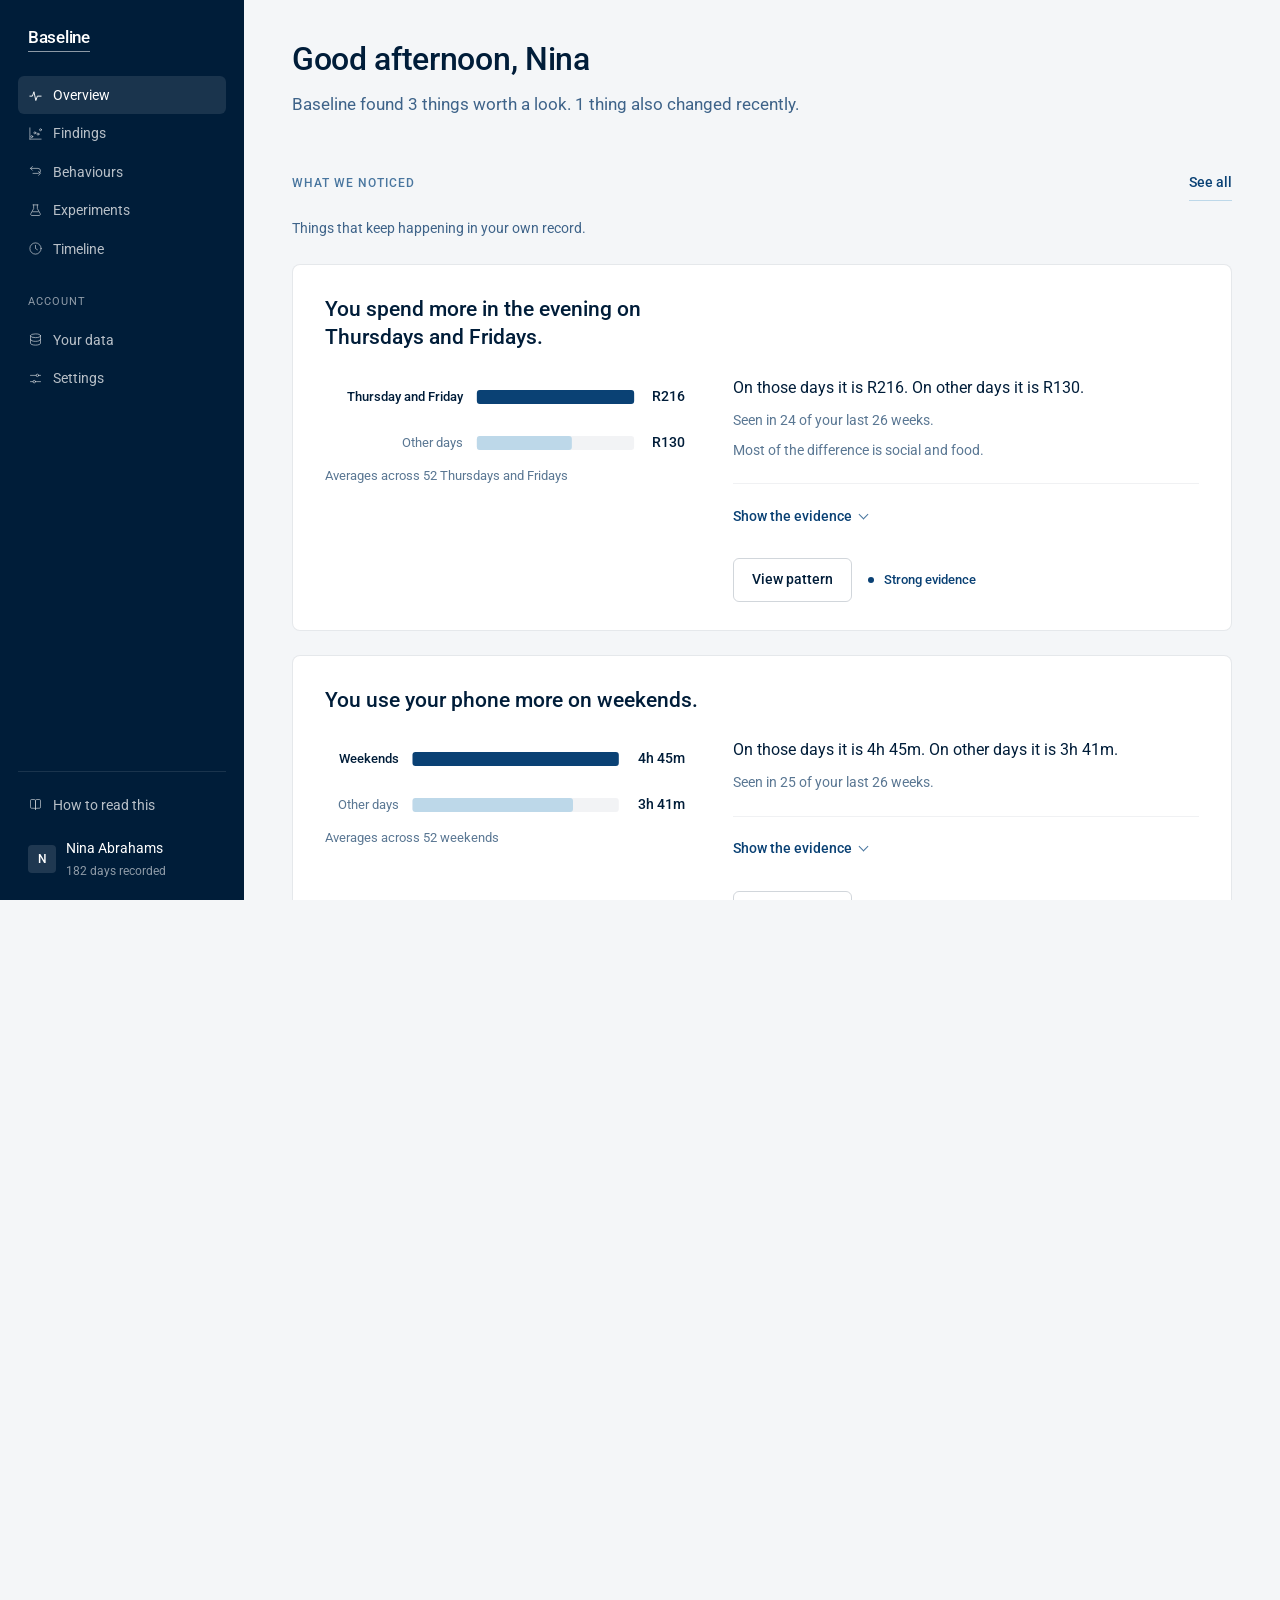
<file: index.html>
<!DOCTYPE html>
<html lang="en-ZA">
<head>
<meta charset="utf-8">
<meta name="viewport" content="width=device-width, initial-scale=1, viewport-fit=cover">
<title>Baseline</title>
<meta name="description" content="Baseline. A personal instrument for understanding your own behaviour.">
<meta name="theme-color" content="#001D39">
<link rel="icon" href="assets/favicon.svg" type="image/svg+xml">
<link rel="preconnect" href="https://fonts.googleapis.com">
<link rel="preconnect" href="https://fonts.gstatic.com" crossorigin>
<link href="https://fonts.googleapis.com/css2?family=Roboto:wght@400;500;700&display=swap" rel="stylesheet">
<link rel="stylesheet" href="css/tokens.css">
<link rel="stylesheet" href="css/base.css">
<link rel="stylesheet" href="css/components.css">
<link rel="stylesheet" href="css/responsive.css">
</head>
<body>
<a class="sr-only" href="#view">Skip to content</a>

<div class="app" id="app">
  <!-- navigation is inserted here -->
  <div class="workspace" id="workspace">
    <main class="view" id="view" tabindex="-1"></main>
  </div>
</div>

<script src="js/data.js"></script>
<script src="js/analysis.js"></script>
<script src="js/patterns.js"></script>
<script src="js/charts.js"></script>
<script src="js/stats.js"></script>
<script src="js/explain.js"></script>
<script src="js/experiments.js"></script>
<script src="js/ui.js"></script>
<script src="js/views/overview.js"></script>
<script src="js/views/patterns.js"></script>
<script src="js/views/pattern.js"></script>
<script src="js/views/habits.js"></script>
<script src="js/views/experiments.js"></script>
<script src="js/views/timeline.js"></script>
<script src="js/views/data.js"></script>
<script src="js/views/settings.js"></script>
<script src="js/views/guide.js"></script>
<script src="js/app.js"></script>
</body>
</html>
</file>
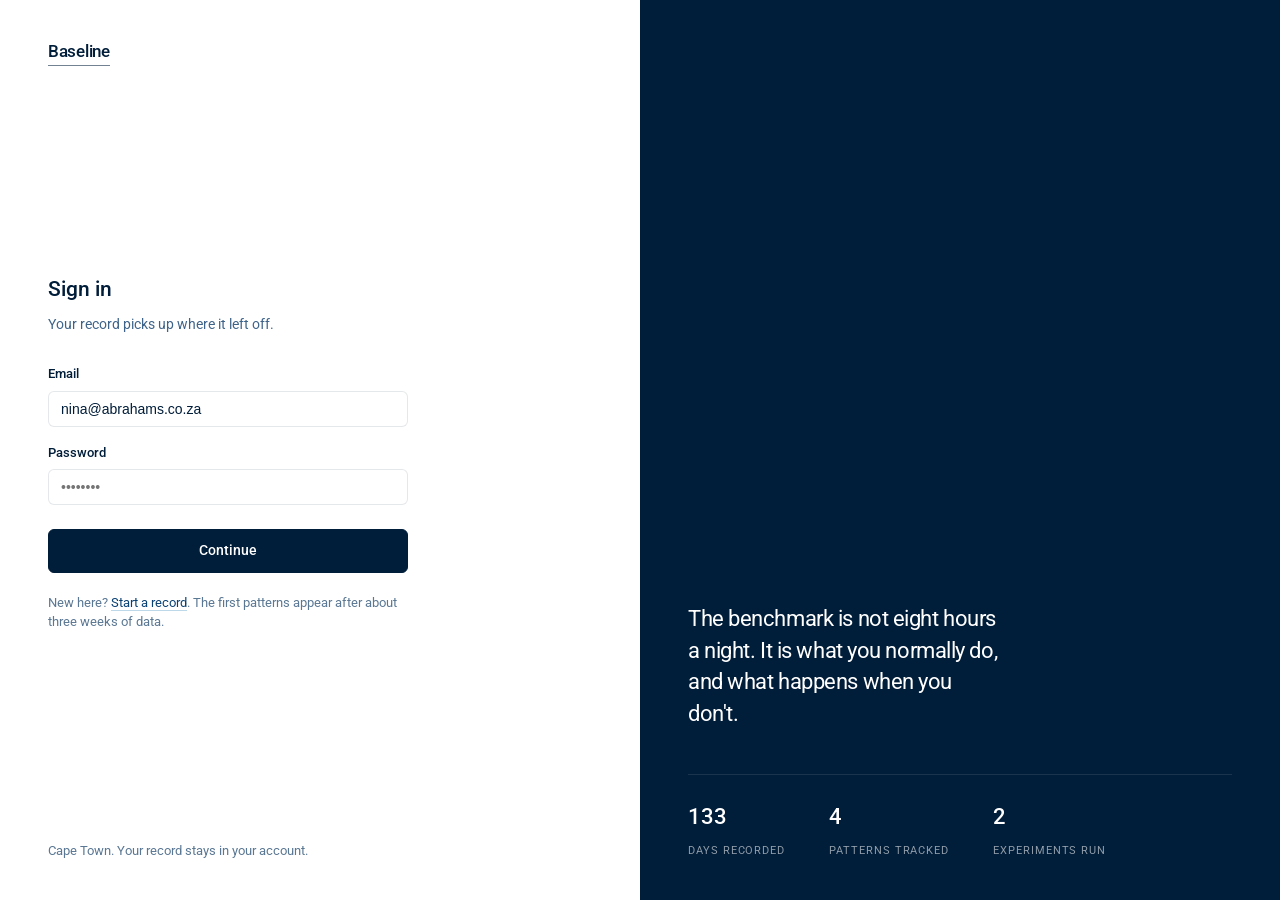
<file: login.html>
<!DOCTYPE html>
<html lang="en-ZA">
<head>
<meta charset="utf-8">
<meta name="viewport" content="width=device-width, initial-scale=1, viewport-fit=cover">
<title>Sign in to Baseline</title>
<meta name="theme-color" content="#001D39">
<link rel="icon" href="assets/favicon.svg" type="image/svg+xml">
<link rel="preconnect" href="https://fonts.googleapis.com">
<link rel="preconnect" href="https://fonts.gstatic.com" crossorigin>
<link href="https://fonts.googleapis.com/css2?family=Roboto:wght@400;500;700&display=swap" rel="stylesheet">
<link rel="stylesheet" href="css/tokens.css">
<link rel="stylesheet" href="css/base.css">
<link rel="stylesheet" href="css/components.css">
<link rel="stylesheet" href="css/responsive.css">
<style>
  body { background: var(--surface); }
  .auth { display: grid; grid-template-columns: 1fr 1fr; min-height: 100vh; }
  .auth__form { display: flex; flex-direction: column; justify-content: space-between; padding: 40px 48px; }
  .auth__inner { max-width: 360px; width: 100%; margin: auto 0; }
  .auth__aside {
    background: var(--surface-ink); color: #fff;
    padding: 40px 48px; display: flex; flex-direction: column; justify-content: flex-end;
  }
  .auth__quote { font-size: 22px; line-height: 1.45; letter-spacing: -0.02em; font-weight: 400; max-width: 26ch; }
  .auth__stat { display: flex; gap: 44px; margin-top: 44px; padding-top: 24px; border-top: 1px solid var(--line-ink); }
  .auth__stat div span { display: block; }
  .auth__statv { font-size: 22px; font-weight: 500; font-variant-numeric: tabular-nums; }
  .auth__statl { font-size: 11px; letter-spacing: 0.085em; text-transform: uppercase; color: var(--text-on-ink-3); margin-top: 4px; }
  .auth label { display: block; font-size: 13px; font-weight: 500; margin-bottom: 6px; }
  .auth .field-block + .field-block { margin-top: 16px; }
  @media (max-width: 860px) {
    .auth { grid-template-columns: 1fr; }
    .auth__aside { order: -1; padding: 28px 24px 32px; }
    .auth__quote { font-size: 18px; }
    .auth__form { padding: 32px 24px 48px; }
    .auth__stat { margin-top: 28px; gap: 32px; }
  }
</style>
</head>
<body>
<main class="auth">
  <section class="auth__form">
    <a href="index.html" aria-label="Baseline, home">
      <span class="wordmark wordmark--ink"><span>Baseline</span><span class="rule"></span></span>
    </a>

    <div class="auth__inner">
      <h1 class="t-section" style="margin-bottom:10px">Sign in</h1>
      <p class="t-small" style="margin-bottom:28px">Your record picks up where it left off.</p>

      <div class="field-block">
        <label for="email">Email</label>
        <input class="input" id="email" type="email" value="nina@abrahams.co.za" autocomplete="email">
      </div>
      <div class="field-block">
        <label for="pw">Password</label>
        <input class="input" id="pw" type="password" autocomplete="current-password" placeholder="••••••••">
      </div>

      <a class="btn" href="index.html" style="margin-top:24px;width:100%;justify-content:center">Continue</a>

      <p class="t-fine" style="margin-top:20px">
        New here? <a href="index.html" style="color:var(--deep);border-bottom:1px solid var(--pale)">Start a record</a>.
        The first patterns appear after about three weeks of data.
      </p>
    </div>

    <p class="t-fine">Cape Town. Your record stays in your account.</p>
  </section>

  <aside class="auth__aside">
    <p class="auth__quote">The benchmark is not eight hours a night. It is what you normally do, and what happens when you don't.</p>
    <div class="auth__stat">
      <div class="auth__statitem"><span class="auth__statv">133</span><span class="auth__statl">Days recorded</span></div>
      <div class="auth__statitem"><span class="auth__statv">4</span><span class="auth__statl">Patterns tracked</span></div>
      <div class="auth__statitem"><span class="auth__statv">2</span><span class="auth__statl">Experiments run</span></div>
    </div>
  </aside>
</main>
<script src="js/data.js"></script>
<script src="js/analysis.js"></script>
<script src="js/patterns.js"></script>
<script src="js/charts.js"></script>
<script src="js/stats.js"></script>
<script>
  /* The same record the product runs on, so the sign in screen can never
     quote a figure the rest of the application would disagree with. */
  (function () {
    var n = {
      days: BL.data.days.length,
      patterns: BL.patterns.all().length,
      sources: BL.data.connectedSources
    };
    document.querySelectorAll('[data-stat]').forEach(function (el) {
      el.textContent = n[el.getAttribute('data-stat')];
    });
  })();
</script>
</body>
</html>
</file>
<file: css/tokens.css>
/* Baseline. design tokens
 * One palette, one type family, four radii, two shadows.
 */

:root {
  /* Foundation ---------------------------------------------------------- */
  --navy:        #001D39;   /* navigation, primary text, strongest data */
  --deep:        #0A4174;   /* secondary strong, links, active states */
  --steel:       #49769F;   /* secondary text, axis labels */
  --teal:        #4E8EA2;   /* supporting data series */
  --mist:        #6EA2B3;   /* tertiary data, muted marks */
  --sky:         #7BBDE8;   /* primary chart accent, selection */
  --pale:        #BDD8E9;   /* fills, rest states, grid emphasis */

  /* Surfaces ------------------------------------------------------------ */
  --paper:       #F4F6F8;   /* workspace */
  --surface:     #FFFFFF;   /* panels */
  --surface-2:   #FAFBFC;   /* nested surfaces, table headers */
  --surface-ink: #001D39;   /* navigation shell */
  --surface-ink-2: #05294B; /* raised areas inside navigation */

  /* Text ---------------------------------------------------------------- */
  --text:        #001D39;
  --text-2:      #3E6389;
  --text-3:      #5A7793;   /* 4.6:1 on white, passes AA at small sizes */
  --text-on-ink: #FFFFFF;
  --text-on-ink-2: rgba(255, 255, 255, 0.72);
  --text-on-ink-3: rgba(255, 255, 255, 0.56);

  /* Lines --------------------------------------------------------------- */
  --line:        rgba(0, 29, 57, 0.10);
  --line-soft:   rgba(0, 29, 57, 0.06);
  --line-strong: rgba(0, 29, 57, 0.18);
  --line-ink:    rgba(255, 255, 255, 0.10);

  /* Tracks, the unfilled part of a bar, dark enough to read ------------- */
  --track:       #E4EAF1;

  /* Signal, used only for direction of change, never for decoration ----- */
  --signal-good: #2F7D6B;
  --signal-warn: #A2604E;

  /* Radii --------------------------------------------------------------- */
  --r-xs: 4px;
  --r-sm: 6px;
  --r-md: 8px;
  --r-lg: 10px;

  /* Depth --------------------------------------------------------------- */
  --shadow-1: 0 1px 2px rgba(0, 29, 57, 0.05);
  --shadow-2: 0 2px 10px rgba(0, 29, 57, 0.07);

  /* Spacing. Sections sit further apart than they used to, because the
     answer to a crowded page is room, not smaller type. */
  --s1: 4px;  --s2: 8px;  --s3: 12px; --s4: 16px;
  --s5: 20px; --s6: 24px; --s7: 32px; --s8: 40px;
  --s9: 56px; --s10: 72px;
  --section-gap: 56px;

  /* Type ---------------------------------------------------------------- */
  --font: "Roboto", -apple-system, BlinkMacSystemFont, "Segoe UI", Helvetica, Arial, sans-serif;

  /* Motion -------------------------------------------------------------- */
  --t-fast: 150ms cubic-bezier(0.2, 0, 0.2, 1);
  --t-base: 200ms cubic-bezier(0.2, 0, 0.2, 1);
  --t-slow: 250ms cubic-bezier(0.2, 0, 0.2, 1);

  /* Layout -------------------------------------------------------------- */
  --nav-w: 244px;
  --content-max: 1160px;
}

@media (prefers-reduced-motion: reduce) {
  :root { --t-fast: 1ms; --t-base: 1ms; --t-slow: 1ms; }
  * { animation: none !important; transition: none !important; }
}
</file>
<file: css/base.css>
/* Baseline. reset, type scale, shell */

*, *::before, *::after { box-sizing: border-box; }

html, body { height: 100%; }

body {
  margin: 0;
  background: var(--paper);
  color: var(--text);
  font-family: var(--font);
  font-size: 15px;
  line-height: 1.6;
  font-weight: 400;
  -webkit-font-smoothing: antialiased;
  -moz-osx-font-smoothing: grayscale;
}

h1, h2, h3, h4 { margin: 0; font-weight: 500; letter-spacing: 0; color: var(--text); }
p { margin: 0; }
a { color: inherit; text-decoration: none; }
button { font: inherit; color: inherit; }
table { border-collapse: collapse; }
ul, ol { margin: 0; padding: 0; list-style: none; }
figure { margin: 0; }

::selection { background: var(--pale); color: var(--navy); }

:focus-visible {
  outline: 2px solid var(--deep);
  outline-offset: 2px;
  border-radius: 2px;
}
/* Chart marks sit on a light ground; the focus ring needs to read there too. */
svg [tabindex]:focus-visible { outline: 2px solid var(--navy); outline-offset: 1px; }

/* Type scale. Roboto sets a little tighter and a little larger on the body
   than the previous face, so tracking is left alone and sizes step up
   slightly. Nothing below 12.5px appears anywhere in the product. */
.t-page      { font-size: 32px; line-height: 1.2; font-weight: 500; letter-spacing: -0.01em; }
.t-section   { font-size: 21px; line-height: 1.35; font-weight: 500; letter-spacing: 0; }
.t-sub       { font-size: 17px; line-height: 1.45; font-weight: 500; letter-spacing: 0; }
.t-body      { font-size: 15px; line-height: 1.65; }
.t-small     { font-size: 14px; line-height: 1.6; color: var(--text-2); }
.t-fine      { font-size: 12.5px; line-height: 1.55; color: var(--text-3); }

.t-label {
  font-size: 11.5px;
  font-weight: 500;
  letter-spacing: 0.085em;
  text-transform: uppercase;
  color: var(--steel);
}

.num { font-variant-numeric: tabular-nums; }

.t-data-m  { font-size: 23px; line-height: 1.25; font-weight: 500; letter-spacing: -0.008em; font-variant-numeric: tabular-nums; }

.measure { max-width: 62ch; }
.num-col { text-align: right; }
.muted  { color: var(--text-2); }
.fine   { color: var(--text-3); }

/* Wordmark -------------------------------------------------------------- */
/* The rule beneath the word is the brand: your own baseline, drawn. */
.wordmark {
  display: inline-flex;
  flex-direction: column;
  gap: 5px;
  font-weight: 500;
  font-size: 17px;
  letter-spacing: -0.015em;
  line-height: 1;
  color: var(--text-on-ink);
}
.wordmark span { display: block; }
.wordmark .rule {
  height: 1px;
  width: 100%;
  background: currentColor;
  opacity: 0.55;
}
.wordmark--ink { color: var(--navy); }

/* Shell ----------------------------------------------------------------- */
.app {
  display: grid;
  grid-template-columns: var(--nav-w) 1fr;
  min-height: 100vh;
}

.workspace {
  min-width: 0;
  display: flex;
  flex-direction: column;
}

.view {
  padding: 40px 48px 96px;
  width: 100%;
  max-width: calc(var(--content-max) + 96px);
  margin: 0 auto;
}

/* Motion answers navigation only, state changes redraw without animating. */
.view--enter { animation: rise var(--t-slow) both; }

@keyframes rise {
  from { opacity: 0; transform: translateY(4px); }
  to   { opacity: 1; transform: none; }
}

.stack   { display: flex; flex-direction: column; }
.stack-4 > * + * { margin-top: 20px; }
.stack-5 > * + * { margin-top: 24px; }
.row { display: flex; align-items: center; gap: var(--s3); }
.row-between { display: flex; align-items: center; justify-content: space-between; gap: var(--s4); }
.wrap { flex-wrap: wrap; }
.grow { flex: 1 1 auto; min-width: 0; }
.sr-only {
  position: absolute; width: 1px; height: 1px; padding: 0; margin: -1px;
  overflow: hidden; clip: rect(0 0 0 0); white-space: nowrap; border: 0;
}
</file>
<file: css/components.css>
/* Baseline. components */

/* ============================================================ navigation */
.nav {
  background: var(--surface-ink);
  color: var(--text-on-ink);
  display: flex;
  flex-direction: column;
  padding: 26px 18px 20px;
  position: sticky;
  top: 0;
  height: 100vh;
  min-height: 0;
}
.nav__brand { padding: 0 10px 24px; display: block; flex: none; }
.nav__scroll { flex: 1 1 auto; min-height: 0; overflow-y: auto; overflow-x: hidden; }

.nav__group + .nav__group { margin-top: 26px; }
.nav__grouplabel {
  font-size: 10.5px;
  letter-spacing: 0.1em;
  text-transform: uppercase;
  color: var(--text-on-ink-3);
  padding: 0 10px 10px;
}

.nav__item {
  display: flex;
  align-items: center;
  gap: 10px;
  padding: 8px 10px;
  border-radius: var(--r-sm);
  color: var(--text-on-ink-2);
  font-size: 14px;
  cursor: pointer;
  transition: color var(--t-fast), background var(--t-fast);
  position: relative;
  background: none;
  border: 0;
  width: 100%;
  text-align: left;
}
.nav__item:hover { color: #fff; background: rgba(255, 255, 255, 0.06); }
.nav__item[aria-current="page"] { color: #fff; background: rgba(255, 255, 255, 0.10); }
.nav__item svg { width: 15px; height: 15px; flex: none; opacity: 0.8; }
.nav__item[aria-current="page"] svg { opacity: 1; }
.nav__item--guide { margin-bottom: 6px; }

.nav__foot {
  flex: none;
  margin-top: auto;
  padding-top: 14px;
  border-top: 1px solid var(--line-ink);
}
.nav__user { display: flex; align-items: center; gap: 10px; padding: 8px 10px 0; }
.nav__avatar {
  width: 28px; height: 28px; flex: none;
  border-radius: var(--r-xs);
  background: rgba(255, 255, 255, 0.12);
  display: inline-flex; align-items: center; justify-content: center;
  font-size: 12px; font-weight: 500; color: #fff;
  line-height: 1;
}
.nav__userinfo { min-width: 0; display: flex; flex-direction: column; gap: 2px; }
.nav__userinfo > span,
.nav__userinfo > * { display: block; }
.nav__username { font-size: 13.5px; color: #fff; display: block; }
.nav__usermeta { font-size: 11.5px; color: var(--text-on-ink-3); display: block; }

/* mobile chrome, hidden on desktop */
.topbar, .tabbar, .sheet { display: none; }

/* =============================================================== header */
.page-head { margin-bottom: 48px; }
.page-head .t-page { margin-bottom: 12px; }
.page-head__lead { font-size: 17px; line-height: 1.65; color: var(--text-2); max-width: 54ch; }
.page-head__visual { margin-top: 30px; max-width: 520px; }
.page-head__lead strong { font-weight: 500; color: var(--text); }

.section {
  padding-top: var(--section-gap);
  margin-top: var(--section-gap);
  border-top: 1px solid var(--line);
}
.section:first-of-type { border-top: 0; margin-top: 0; padding-top: 0; }
.section__head {
  display: flex;
  align-items: baseline;
  justify-content: space-between;
  gap: var(--s4);
  margin-bottom: 16px;
  flex-wrap: wrap;
}
.section__title { display: flex; align-items: baseline; gap: 12px; flex-wrap: wrap; }
.section__note { font-size: 12.5px; color: var(--text-3); }
.section__controls { display: flex; align-items: center; gap: var(--s3); flex-wrap: wrap; }
.section__lead {
  font-size: 14px; line-height: 1.65; color: var(--text-2);
  max-width: 64ch; margin-bottom: 24px;
}

.backlink { display: inline-block; margin-bottom: 22px; }

/* ============================================================== controls */
.segment {
  display: inline-flex;
  border: 1px solid var(--line);
  border-radius: var(--r-sm);
  background: var(--surface);
  padding: 2px;
  gap: 2px;
}
.segment button {
  border: 0; background: none; cursor: pointer;
  padding: 8px 14px;
  min-height: 36px;
  font-size: 13.5px;
  color: var(--text-2);
  border-radius: var(--r-xs);
  transition: background var(--t-fast), color var(--t-fast);
  white-space: nowrap;
}
.segment button:hover { color: var(--text); }
.segment button[aria-pressed="true"] { background: var(--navy); color: #fff; }

.btn {
  display: inline-flex; align-items: center; justify-content: center; gap: 8px;
  padding: 10px 18px;
  min-height: 40px;
  border-radius: var(--r-sm);
  border: 1px solid var(--navy);
  background: var(--navy);
  color: #fff;
  font-size: 13.5px; font-weight: 500;
  cursor: pointer;
  white-space: nowrap;
  transition: background var(--t-fast), border-color var(--t-fast), color var(--t-fast);
}
.btn:hover { background: #002a52; }
.btn--ghost { background: transparent; color: var(--text); border-color: var(--line-strong); }
.btn--ghost:hover { background: rgba(0, 29, 57, 0.04); border-color: var(--steel); }
.btn--quiet {
  background: none; border: 0; padding: 6px 0;
  min-height: 32px;
  color: var(--deep); font-size: 13.5px; font-weight: 500;
  border-bottom: 1px solid var(--pale);
  border-radius: 0;
  cursor: pointer;
  white-space: nowrap;
}
.btn--quiet:hover { border-bottom-color: var(--deep); background: none; }
.btn[disabled] { opacity: 0.45; cursor: default; }
.btn svg { width: 14px; height: 14px; }

.select {
  appearance: none;
  border: 1px solid var(--line);
  background: var(--surface);
  border-radius: var(--r-sm);
  padding: 10px 34px 10px 14px;
  min-height: 42px;
  font-size: 14.5px;
  color: var(--text);
  cursor: pointer;
  max-width: 100%;
  background-image: url("data:image/svg+xml;charset=utf-8,%3Csvg xmlns='http://www.w3.org/2000/svg' width='12' height='12' viewBox='0 0 24 24' fill='none' stroke='%2349769F' stroke-width='2'%3E%3Cpath d='M6 9l6 6 6-6'/%3E%3C/svg%3E");
  background-repeat: no-repeat;
  background-position: right 11px center;
  transition: border-color var(--t-fast);
}
.select:hover { border-color: var(--steel); }
.field-inline { display: inline-flex; min-width: 0; }

.input {
  border: 1px solid var(--line);
  background: var(--surface);
  border-radius: var(--r-sm);
  padding: 9px 12px;
  font-size: 14px;
  color: var(--text);
  width: 100%;
  transition: border-color var(--t-fast);
}
.input:focus { border-color: var(--deep); outline: none; }

.switch {
  position: relative; width: 34px; height: 20px; flex: none;
  border-radius: 10px; border: 1px solid var(--line-strong);
  background: var(--surface-2); cursor: pointer; padding: 0;
  transition: background var(--t-fast), border-color var(--t-fast);
}
.switch::after {
  content: ""; position: absolute; top: 2px; left: 2px;
  width: 14px; height: 14px; border-radius: 50%;
  background: var(--steel);
  transition: transform var(--t-fast), background var(--t-fast);
}
.switch[aria-checked="true"] { background: var(--navy); border-color: var(--navy); }
.switch[aria-checked="true"]::after { transform: translateX(14px); background: #fff; }

/* ============================================== the words, explained in place
 * A word with a precise meaning is marked where it stands and opens where it
 * stands. Quiet enough to ignore, obvious enough to find.
 */
.term {
  background: none; border: 0; padding: 0;
  font: inherit; color: inherit; cursor: help;
  border-bottom: 1px dotted var(--steel);
  transition: border-color var(--t-fast), color var(--t-fast);
}
.term:hover, .term[aria-expanded="true"] { color: var(--deep); border-bottom-color: var(--deep); }

.termcard {
  position: fixed; z-index: 70;
  width: min(320px, calc(100vw - 24px));
  background: var(--surface);
  border: 1px solid var(--line-strong);
  border-radius: var(--r-md);
  box-shadow: var(--shadow-2);
  padding: 16px 18px;
}
.termcard__term { font-size: 13px; font-weight: 500; margin-bottom: 6px; }
.termcard__short { font-size: 13.5px; color: var(--text); margin-bottom: 8px; }
.termcard__body { font-size: 13px; line-height: 1.6; color: var(--text-2); margin-bottom: 12px; }

/* ============================================ a plain sentence under a chart */
.reading {
  font-size: 13px; line-height: 1.65; color: var(--text-2);
  margin-top: 14px; padding-top: 14px;
  border-top: 1px solid var(--line-soft);
  max-width: 76ch;
}
.reading strong { font-weight: 500; color: var(--text); }

/* ================================================================ panels */
.panel {
  background: var(--surface);
  border: 1px solid var(--line);
  border-radius: var(--r-md);
  min-width: 0;
}
.panel__head {
  padding: 18px 26px;
  border-bottom: 1px solid var(--line-soft);
  display: flex; align-items: center; justify-content: space-between; gap: var(--s4);
  flex-wrap: wrap;
}
.panel__body { padding: 24px 26px; }
.panel__foot {
  padding: 16px 26px;
  border-top: 1px solid var(--line-soft);
  background: var(--surface-2);
  border-radius: 0 0 var(--r-md) var(--r-md);
}

/* ============================================================== metrics */
.metrics {
  display: grid;
  grid-template-columns: repeat(4, 1fr);
  background: var(--surface);
  border: 1px solid var(--line);
  border-radius: var(--r-md);
  overflow: hidden;
}
.metric {
  padding: 22px 24px 20px;
  min-height: 44px;
  border-left: 1px solid var(--line-soft);
  cursor: pointer;
  background: none;
  border-top: 0; border-right: 0; border-bottom: 0;
  text-align: left;
  transition: background var(--t-fast);
  position: relative;
  display: flex;
  flex-direction: column;
  min-width: 0;
}
.metric > span,
.metric > * {
  display: block;
}
.metric:first-child { border-left: 0; }
.metric:hover { background: var(--surface-2); }
.metric[aria-pressed="true"]::before {
  content: ""; position: absolute; inset: 0 0 auto 0; height: 2px; background: var(--navy);
}
.metric__label { display: block; margin-bottom: 14px; }
.metric__value { display: block; margin-bottom: 8px; }
.metric__delta { font-size: 13px; color: var(--text-2); display: block; }
.metric__spark { display: block; margin-top: 18px; height: 30px; }

.delta { font-variant-numeric: tabular-nums; font-weight: 500; }
.delta--good { color: var(--signal-good); }
.delta--warn { color: var(--signal-warn); }
.delta--flat { color: var(--text-3); }

/* Inline stats container and item components. */
.stat-inline {
  display: flex;
  flex-wrap: wrap;
  gap: 20px 36px;
}
.stat-inline__item {
  display: flex;
  flex-direction: column;
  gap: 4px;
  min-width: 0;
}
.stat-inline__item > span,
.stat-inline__item > * {
  display: block;
}

/* Label and value pairs. Used wherever a small set of figures needs to be
   read down rather than across. */
.datarow { display: grid; }
.datarow__item {
  display: flex; align-items: baseline; justify-content: space-between; gap: 20px;
  padding: 10px 0; border-bottom: 1px solid var(--line-soft);
  font-size: 14px;
}
.datarow__item > dt,
.datarow__item > dd,
.datarow__item > span,
.datarow__item > * { display: block; }
.datarow__item:last-child { border-bottom: 0; }
.datarow__item dt { color: var(--text-2); min-width: 0; }
.datarow__item dd { margin: 0; font-weight: 500; text-align: right; }

/* Progressive disclosure. The statistics are kept, and they wait. */
.evidence { margin-top: 22px; border-top: 1px solid var(--line-soft); padding-top: 14px; }
.evidence > summary {
  cursor: pointer; list-style: none; display: inline-flex; align-items: center; gap: 8px;
  padding: 4px 0; min-height: 36px;
}
.evidence > summary::-webkit-details-marker { display: none; }
.evidence__label { font-size: 14px; font-weight: 500; color: var(--deep); }
.evidence > summary::after {
  content: ""; width: 7px; height: 7px; flex: none;
  border-right: 1.5px solid var(--steel); border-bottom: 1.5px solid var(--steel);
  transform: translateY(-2px) rotate(45deg);
  transition: transform var(--t-fast);
}
.evidence[open] > summary::after { transform: translateY(1px) rotate(-135deg); }
.evidence__body { padding-top: 10px; max-width: 48ch; }

/* =============================================================== findings
 * A finding is a heading, a picture, one sentence and a way in. The card is
 * quiet on purpose: the comparison inside it should be the loudest thing.
 */
.finding {
  display: grid;
  grid-template-columns: 360px minmax(0, 1fr);
  grid-template-areas: "title title" "visual body";
  column-gap: 48px;
  row-gap: 24px;
  background: var(--surface);
  border: 1px solid var(--line);
  border-radius: var(--r-md);
  padding: 30px 32px 28px;
}
.finding__title { grid-area: title; max-width: 34ch; }
.finding > .visual { grid-area: visual; align-self: start; }
.finding__body { grid-area: body; min-width: 0; }
.finding__sub { font-size: 15.5px; line-height: 1.6; color: var(--text); max-width: 46ch; }
.finding__often { font-size: 14px; line-height: 1.6; color: var(--text-3); margin-top: 8px; max-width: 46ch; }
.finding__actions {
  margin-top: 24px; display: flex; align-items: center; gap: 16px; flex-wrap: wrap;
}
.visual { min-width: 0; }

/* How much of the record stands behind a finding, said in three words. */
.tag {
  display: inline-flex; align-items: center;
  font-size: 12.5px; font-weight: 500;
  color: var(--text-3);
  padding-left: 16px; position: relative;
}
.tag::before {
  content: ""; position: absolute; left: 0; top: 50%; margin-top: -3px;
  width: 6px; height: 6px; border-radius: 50%; background: var(--pale);
}
.tag--strong { color: var(--deep); }
.tag--strong::before { background: var(--deep); }
.tag--some::before { background: var(--mist); }

.plainlist { display: grid; gap: 10px; margin-top: 12px; }
.plainlist li {
  position: relative; padding-left: 18px;
  font-size: 14.5px; line-height: 1.6; color: var(--text-2);
}
.plainlist li::before {
  content: ""; position: absolute; left: 0; top: 9px;
  width: 5px; height: 5px; border-radius: 50%; background: var(--pale);
}
.plainlist--tight li { font-size: 13.5px; }
.plainlist--tight { gap: 7px; }

/* A hypothesis, kept visually separate from anything measured. */
.maybe {
  margin-top: 22px; padding: 16px 18px;
  border-left: 2px solid var(--pale);
  background: var(--surface-2);
  border-radius: 0 var(--r-sm) var(--r-sm) 0;
}

/* ================================================================ sources */
.source {
  background: var(--surface); border: 1px solid var(--line);
  border-radius: var(--r-md); padding: 24px 26px;
}
.source__head {
  display: flex; align-items: center; justify-content: space-between;
  gap: 16px; flex-wrap: wrap; margin-bottom: 22px;
}
.source__grid {
  display: grid; grid-template-columns: repeat(4, minmax(0, 1fr));
  gap: 28px; align-items: start;
}
.source__grid .t-body { margin-top: 8px; }
.source__grid .t-fine { margin-top: 4px; }

/* ================================================================= grids */
.grid-2 { display: grid; grid-template-columns: repeat(2, minmax(0, 1fr)); gap: 24px; }
.grid-side { display: grid; grid-template-columns: minmax(0, 1fr) 320px; gap: 24px; align-items: start; }

/* ================================================================ badges */
.badge {
  display: inline-flex; align-items: center; gap: 6px;
  font-size: 11.5px; font-weight: 500;
  padding: 3px 8px;
  border-radius: var(--r-xs);
  border: 1px solid var(--line);
  color: var(--text-2);
  background: var(--surface-2);
  white-space: nowrap;
}
.badge--live { border-color: rgba(10, 65, 116, 0.28); color: var(--deep); background: rgba(123, 189, 232, 0.12); }
.badge--done { border-color: var(--line); color: var(--text-3); }
.dot { width: 6px; height: 6px; border-radius: 50%; background: var(--sky); display: block; }
.dot--live { background: var(--deep); }

/* ================================================================ tables */

/* ============================================================== timeline */
.timeline { position: relative; padding-left: 96px; list-style: none; margin: 0; }
.timeline::before {
  content: ""; position: absolute; left: 78px; top: 8px; bottom: 8px;
  width: 1px; background: var(--line);
}
.tl-item { position: relative; padding: 0 0 26px; }
.tl-item:last-child { padding-bottom: 0; }
.tl-item__time {
  position: absolute; left: -96px; top: 1px; width: 62px; text-align: right;
  font-size: 13px; color: var(--text-2); line-height: 1.55;
}
.tl-item__next { display: block; font-size: 10.5px; color: var(--text-3); letter-spacing: 0.02em; }
.tl-item__mark {
  position: absolute; left: -22px; top: 8px;
  width: 7px; height: 7px; border-radius: 50%;
  background: var(--surface); border: 1.5px solid var(--steel);
}
.tl-item--sleep .tl-item__mark { border-color: var(--navy); background: var(--navy); }
.tl-item--phone .tl-item__mark { border-color: var(--sky); }
.tl-item--spend .tl-item__mark { border-color: var(--teal); }
.tl-item--work  .tl-item__mark { border-color: var(--steel); }
.tl-item--move  .tl-item__mark { border-color: var(--mist); }
.tl-item__label { display: block; font-size: 15px; font-weight: 500; letter-spacing: -0.01em; line-height: 1.55; }
.tl-item__note { display: block; font-size: 13px; color: var(--text-2); margin-top: 2px; }

.daypicker { display: flex; gap: 6px; overflow-x: auto; padding-bottom: 4px; scrollbar-width: thin; }
.daypicker button,
.daypicker__btn {
  display: flex; flex-direction: column; gap: 3px; align-items: center;
  padding: 8px 12px;
  border-radius: var(--r-sm);
  border: 1px solid var(--line);
  background: var(--surface);
  color: var(--text-2);
  cursor: pointer;
  min-width: 52px;
  transition: border-color var(--t-fast), background var(--t-fast), color var(--t-fast);
}
.daypicker button > span,
.daypicker button > *,
.daypicker__btn > span,
.daypicker__btn > * {
  display: block;
}
.daypicker button:hover,
.daypicker__btn:hover { border-color: var(--steel); color: var(--text); }
.daypicker button[aria-pressed="true"],
.daypicker__btn[aria-pressed="true"] { background: var(--navy); border-color: var(--navy); color: #fff; }
.daypicker button[aria-pressed="true"] .daypicker__dow,
.daypicker__btn[aria-pressed="true"] .daypicker__dow { color: var(--text-on-ink-2); }
.daypicker__dow { font-size: 11px; letter-spacing: 0.06em; text-transform: uppercase; color: var(--text-3); }
.daypicker button[aria-pressed="true"] .daypicker__dow { color: rgba(255,255,255,0.7); }
.daypicker__date { font-size: 14px; }

/* ============================================================ experiments */
.exp { border: 1px solid var(--line); border-radius: var(--r-md); background: var(--surface); }
.exp__body { padding: 26px 28px; }
.progress { height: 4px; background: var(--track); border-radius: 2px; overflow: hidden; }
.progress span { display: block; height: 100%; background: var(--deep); transition: width var(--t-slow); }

/* ================================================================= habits */
.habit {
  display: grid; grid-template-columns: minmax(0, 1fr) auto; gap: 32px; align-items: center;
  background: var(--surface); border: 1px solid var(--line); border-radius: var(--r-md);
  padding: 22px 26px;
}
.habit__id { min-width: 0; }
.habit__when { font-size: 14px; color: var(--text-2); margin-top: 6px; max-width: 44ch; }
.habit__right { display: flex; align-items: center; gap: 30px; }
.habit__score { display: flex; flex-direction: column; gap: 2px; min-width: 76px; }
.habit__track { display: flex; flex-direction: column; gap: 8px; }
.habit__strip { display: flex; gap: 3px; }
.habit__strip i {
  width: 7px; height: 18px; border-radius: 1px; flex: none;
  background: var(--surface-2); border: 1px solid var(--line); display: block;
}
.habit__strip i.on { background: var(--deep); border-color: var(--deep); }
.habit__strip i.weekend { opacity: 0.5; }

/* ============================================================ empty state */
.empty {
  border: 1px solid var(--line);
  border-radius: var(--r-md);
  padding: 40px 32px;
  background: var(--surface);
  max-width: 56ch;
}
.empty h3 { font-size: 17px; margin-bottom: 8px; }

/* ================================================================ sources */

/* ============================================================== settings */
.field {
  display: grid; grid-template-columns: 240px minmax(0, 1fr); gap: 32px;
  padding: 20px 0; border-bottom: 1px solid var(--line-soft); align-items: start;
}
.field:last-child { border-bottom: 0; }
.field__id { min-width: 0; }
.field__control { min-width: 0; }
.field__label { font-size: 14px; font-weight: 500; }
.field__help { font-size: 13px; color: var(--text-2); margin-top: 4px; max-width: 44ch; }

/* A row of figures does not need a box round each one; a rule and space
   do the same job more quietly. */

/* ================================================================== guide */
.guide-chapters { border-top: 1px solid var(--line-soft); }
.guide-chapter { padding: 20px 0; border-bottom: 1px solid var(--line-soft); }
.guide-chapter:last-child { border-bottom: 0; }
.guide-chapter p { margin-top: 8px; max-width: 70ch; }
.guide-launch { margin-top: 20px; }
.plain-pair { gap: 40px; }

.guide-idea { display: grid; grid-template-columns: minmax(0, 1fr) minmax(0, 1.1fr); gap: 32px; align-items: center; }
.guide-idea__text, .guide-idea__chart { min-width: 0; }

.ticklist { margin-top: 14px; display: grid; gap: 10px; }
.ticklist li {
  position: relative; padding-left: 22px; font-size: 13.5px; line-height: 1.6; color: var(--text-2);
}
.ticklist li::before {
  content: ""; position: absolute; left: 0; top: 8px;
  width: 10px; height: 6px; border-left: 1.5px solid var(--deep); border-bottom: 1.5px solid var(--deep);
  transform: rotate(-45deg);
}
.ticklist--no li::before {
  width: 10px; height: 0; border-left: 0; border-bottom: 1.5px solid var(--steel);
  transform: none; top: 11px;
}
.ticklist em { font-style: normal; color: var(--text); }

.wherelist { display: grid; gap: 2px; }
.where {
  display: flex; gap: 14px; align-items: flex-start;
  padding: 14px 12px; margin: 0 -12px;
  border-radius: var(--r-sm);
  transition: background var(--t-fast);
}
.where:hover { background: var(--surface-2); }
.where__body {
  display: flex;
  flex-direction: column;
  gap: 3px;
  min-width: 0;
}
.where__body > span,
.where__body > * {
  display: block;
}
.where__icon { flex: none; color: var(--steel); padding-top: 2px; }
.where__icon svg { width: 16px; height: 16px; }
.where__title { display: block; font-size: 14.5px; font-weight: 500; }
.where__line { display: block; font-size: 13px; color: var(--text-2); margin-top: 3px; max-width: 68ch; }

.glossary { display: grid; }
.glossary__item {
  padding: 16px 0; border-bottom: 1px solid var(--line-soft);
  display: grid; grid-template-columns: 190px minmax(0, 1fr); gap: 28px;
}
.glossary__item:last-child { border-bottom: 0; }
.glossary__item dt { font-size: 14px; font-weight: 500; }
.glossary__item dd { margin: 0; font-size: 13.5px; line-height: 1.65; color: var(--text-2); max-width: 68ch; }
.glossary__short { color: var(--text); }

.steps { display: grid; gap: 16px; counter-reset: step; }
.steps li,
.steps__item { display: flex; gap: 14px; font-size: 14px; line-height: 1.6; color: var(--text-2); max-width: 72ch; }
.steps li > span,
.steps li > *,
.steps__item > span,
.steps__item > * { display: block; }
.steps li strong { font-weight: 500; color: var(--text); }
.steps__n {
  flex: none; width: 18px;
  color: var(--text); font-size: 14px; font-weight: 500; line-height: 1.6;
  align-self: flex-start;
}

.auth__statitem {
  display: flex;
  flex-direction: column;
  gap: 4px;
}
.auth__statitem > span,
.auth__statitem > * {
  display: block;
}

/* ============================================================ walkthrough
 * Dims what is not being discussed and draws a hairline around what is.
 * No glow, no pulse, the point is to direct attention, not to perform.
 */
.tour-veil { position: fixed; inset: 0; z-index: 80; background: transparent; }
.tour-spot {
  position: fixed; z-index: 81; border-radius: var(--r-md);
  box-shadow: 0 0 0 9999px rgba(0, 29, 57, 0.42);
  outline: 1px solid rgba(255, 255, 255, 0.85);
  pointer-events: none;
  transition: left var(--t-base), top var(--t-base), width var(--t-base), height var(--t-base);
}
/* While the page is being scrolled the highlight tracks it exactly; the
   easing is only there to show a step change. */
.tour-spot--still { transition: none; }
.tour-card {
  position: fixed; z-index: 82;
  width: min(360px, calc(100vw - 32px));
  background: var(--surface);
  border: 1px solid var(--line-strong);
  border-radius: var(--r-md);
  box-shadow: var(--shadow-2);
  padding: 20px 22px;
}
.tour-card__count { font-size: 11px; letter-spacing: 0.08em; text-transform: uppercase; color: var(--text-3); }
.tour-card__title { font-size: 16px; font-weight: 500; margin-top: 8px; }
.tour-card__body { font-size: 13.5px; line-height: 1.65; color: var(--text-2); margin-top: 8px; }
.tour-card__foot {
  display: flex; align-items: center; justify-content: space-between; gap: 16px;
  margin-top: 18px; padding-top: 16px; border-top: 1px solid var(--line-soft);
}
.tour-card__nav { display: flex; gap: 10px; }

/* ============================================================ chart shells */
.chart--spark { height: 34px; }
.chart--fit { overflow-x: auto; padding-bottom: 2px; }
.chart--fit svg { width: auto; max-width: none; }
</file>
<file: css/responsive.css>
/* Baseline. chart shells, tooltip, and every breakpoint */

.chart { width: 100%; min-width: 0; }
.chart svg { display: block; width: 100%; }
.chart text { font-family: var(--font); }
.chart-legend {
  display: flex; gap: 18px; flex-wrap: wrap;
  font-size: 12.5px; color: var(--text-2); margin-top: 12px;
}
.chart-legend i {
  width: 10px; height: 2px; display: inline-block; vertical-align: middle; margin-right: 7px;
}
.chart-legend i.dash {
  height: 0; border-top: 1px dashed var(--deep); width: 12px;
}
.chart-note { font-size: 12.5px; color: var(--text-3); margin-top: 12px; }

.tooltip {
  position: fixed;
  z-index: 60;
  background: var(--navy);
  color: #fff;
  border-radius: var(--r-sm);
  padding: 8px 10px;
  font-size: 12px;
  line-height: 1.45;
  pointer-events: none;
  opacity: 0;
  transform: translate(-50%, -100%);
  transition: opacity var(--t-fast);
  box-shadow: var(--shadow-2);
  max-width: min(260px, calc(100vw - 24px));
}
.tooltip.on { opacity: 1; }
.tooltip--below { transform: translate(-50%, 0); }
.tooltip b { font-weight: 500; font-variant-numeric: tabular-nums; display: block; }
.tooltip span { color: rgba(255, 255, 255, 0.68); display: block; }
.tooltip span:empty { display: none; }

/* -------------------------------------------------- large desktop and down */
@media (max-width: 1240px) {
  .view { padding: 40px 36px 112px; }
  .grid-side { grid-template-columns: minmax(0, 1fr) 300px; }
}

/* The observation card keeps its picture beside its words only while both
   have room. Below that the picture goes first and the words follow. */
@media (max-width: 1120px) {
  .finding {
    grid-template-columns: minmax(0, 1fr);
    grid-template-areas: "title" "visual" "body";
    row-gap: 22px;
  }
  .finding > .visual { max-width: 540px; }
  .source__grid { grid-template-columns: repeat(2, minmax(0, 1fr)); gap: 24px; }
}

/* ------------------------------------------------------------- tablet rail */
@media (max-width: 1080px) {
  :root { --nav-w: 76px; }
  .nav { padding: 24px 12px 18px; align-items: center; }
  .nav__brand { padding: 0 0 22px; }
  .nav__brand .wordmark span { display: none; }
  .nav__brand .wordmark::before {
    content: "B";
    font-size: 19px; font-weight: 500; letter-spacing: -0.02em;
    padding-bottom: 5px;
    border-bottom: 1px solid currentColor;
    opacity: 0.92;
  }
  .nav__scroll { width: 100%; }
  .nav__grouplabel { display: none; }
  .nav__group + .nav__group {
    margin-top: 14px; padding-top: 14px; border-top: 1px solid var(--line-ink);
  }
  .nav__item { justify-content: center; padding: 10px; }
  .nav__item span { display: none; }
  .nav__item svg { width: 17px; height: 17px; }
  .nav__user { padding: 8px 0 0; justify-content: center; }
  .nav__userinfo { display: none; }

  .view { padding: 32px 28px 112px; }
  .grid-side { grid-template-columns: minmax(0, 1fr); }
  .guide-idea { grid-template-columns: minmax(0, 1fr); gap: 24px; }
  .glossary__item { grid-template-columns: 160px minmax(0, 1fr); gap: 20px; }
}

/* ------------------------------------------- narrow tablet / small laptop */
@media (max-width: 920px) {
  .grid-2 { grid-template-columns: minmax(0, 1fr); gap: 20px; }
  .metrics { grid-template-columns: repeat(2, minmax(0, 1fr)); }
  .metric { border-top: 1px solid var(--line-soft); }
  .metric:nth-child(-n + 2) { border-top: 0; }
  .metric:nth-child(odd) { border-left: 0; }

  .plain-pair { gap: 24px; }
  .field { grid-template-columns: minmax(0, 1fr); gap: 10px; }
  .field__help { max-width: 60ch; }

  .habit { grid-template-columns: minmax(0, 1fr); gap: 20px; }
  .habit__right { flex-direction: column; align-items: flex-start; gap: 18px; }
  .habit__score { min-width: 0; }
  .stat-inline { gap: 18px 32px; }
}

/* ------------------------------------------------------------------ phone */
@media (max-width: 720px) {
  .app { grid-template-columns: 1fr; }
  .nav { display: none; }

  .topbar {
    display: flex; align-items: center; justify-content: space-between;
    padding: 14px 20px;
    background: var(--surface-ink);
    color: #fff;
    position: sticky; top: 0; z-index: 40;
  }
  .topbar__guide {
    display: inline-flex; align-items: center; gap: 7px;
    font-size: 13px; color: var(--text-on-ink-2);
    border: 1px solid var(--line-ink); border-radius: var(--r-sm);
    padding: 6px 10px;
  }
  .topbar__guide svg { width: 15px; height: 15px; }

  .tabbar {
    display: grid;
    grid-template-columns: repeat(5, 1fr);
    position: fixed; left: 0; right: 0; bottom: 0; z-index: 50;
    background: rgba(255, 255, 255, 0.97);
    backdrop-filter: blur(8px);
    border-top: 1px solid var(--line);
    padding-bottom: env(safe-area-inset-bottom);
  }
  .tabbar button {
    background: none; border: 0; cursor: pointer;
    padding: 10px 4px 12px;
    display: flex; flex-direction: column; align-items: center; gap: 4px;
    color: var(--text-3); font-size: 10.5px;
  }
  .tabbar button svg { width: 18px; height: 18px; }
  .tabbar button[aria-current="page"] { color: var(--navy); }

  .sheet {
    display: block;
    position: fixed; inset: 0; z-index: 60;
    background: rgba(0, 29, 57, 0.28);
    opacity: 0; pointer-events: none;
    transition: opacity var(--t-base);
  }
  .sheet.on { opacity: 1; pointer-events: auto; }
  .sheet__panel {
    position: absolute; left: 0; right: 0; bottom: 0;
    background: var(--surface);
    border-radius: var(--r-lg) var(--r-lg) 0 0;
    padding: 20px 20px calc(24px + env(safe-area-inset-bottom));
    transform: translateY(12px);
    transition: transform var(--t-base);
  }
  .sheet.on .sheet__panel { transform: none; }
  .sheet__item {
    display: flex; align-items: center; gap: 12px; width: 100%;
    padding: 14px 4px; border-bottom: 1px solid var(--line-soft);
    font-size: 15px; cursor: pointer; background: none; border-left: 0; border-right: 0; border-top: 0;
    text-align: left; color: var(--text);
  }
  .sheet__item:last-child { border-bottom: 0; }
  .sheet__item svg { width: 16px; height: 16px; color: var(--steel); flex: none; }

  :root { --section-gap: 40px; }
  .view { padding: 24px 20px 112px; }
  .t-page { font-size: 27px; }
  .page-head { margin-bottom: 32px; }
  .page-head__lead { font-size: 16px; }
  .page-head__visual { margin-top: 24px; }
  .section__head { margin-bottom: 14px; }
  .stat-inline { gap: 18px 28px; }
  .stat-inline__item { max-width: none; }
  .section__controls { width: 100%; }
  .section__controls .segment { overflow-x: auto; max-width: 100%; }
  .section__controls .field-inline { flex: 1 1 140px; }
  .section__controls .select { width: 100%; }

  .panel__body { padding: 18px 18px; }
  .panel__head { padding: 16px 18px; }
  .panel__foot { padding: 14px 18px; }
  .exp__body { padding: 20px 18px; }
  .finding { padding: 24px 18px; }
  .finding__sub { font-size: 15px; }
  .source { padding: 20px 18px; }
  .source__grid { grid-template-columns: minmax(0, 1fr); gap: 20px; }
  .habit { padding: 20px 18px; }

  .timeline { padding-left: 62px; }
  .timeline::before { left: 48px; }
  .tl-item__time { left: -62px; width: 40px; font-size: 12px; }
  .tl-item__mark { left: -18px; }

  .habit__strip { gap: 2px; }
  .habit__strip i { width: 6px; height: 16px; }

  .guide-chapter { padding: 18px 0; }
  .glossary__item { grid-template-columns: minmax(0, 1fr); gap: 6px; }
  .where { padding: 12px 8px; margin: 0 -8px; }

  /* The walkthrough card sits still at the bottom rather than chasing the
   * highlight around a small screen. */
  .tour-card--sheet {
    left: 12px !important; right: 12px !important;
    bottom: calc(76px + env(safe-area-inset-bottom)); top: auto !important;
    width: auto;
  }
  .tour-card__foot { flex-wrap: wrap; }
}

/* ------------------------------------------------------------ small phone */
@media (max-width: 400px) {
  .view { padding: 20px 16px 112px; }
  .t-page { font-size: 25px; }
  .metrics { grid-template-columns: minmax(0, 1fr); }
  .metric:nth-child(n) { border-left: 0; border-top: 1px solid var(--line-soft); }
  .metric:nth-child(1) { border-top: 0; }
  .habit__strip i { width: 5px; }
  .tabbar button { font-size: 10px; }
  .section__controls .segment button { padding: 8px 10px; }
}

/* Nothing in the product is allowed to push the page sideways. */
html, body { overflow-x: hidden; }
.view, .section, .panel, .insight, .exp, .habit { max-width: 100%; }
</file>
